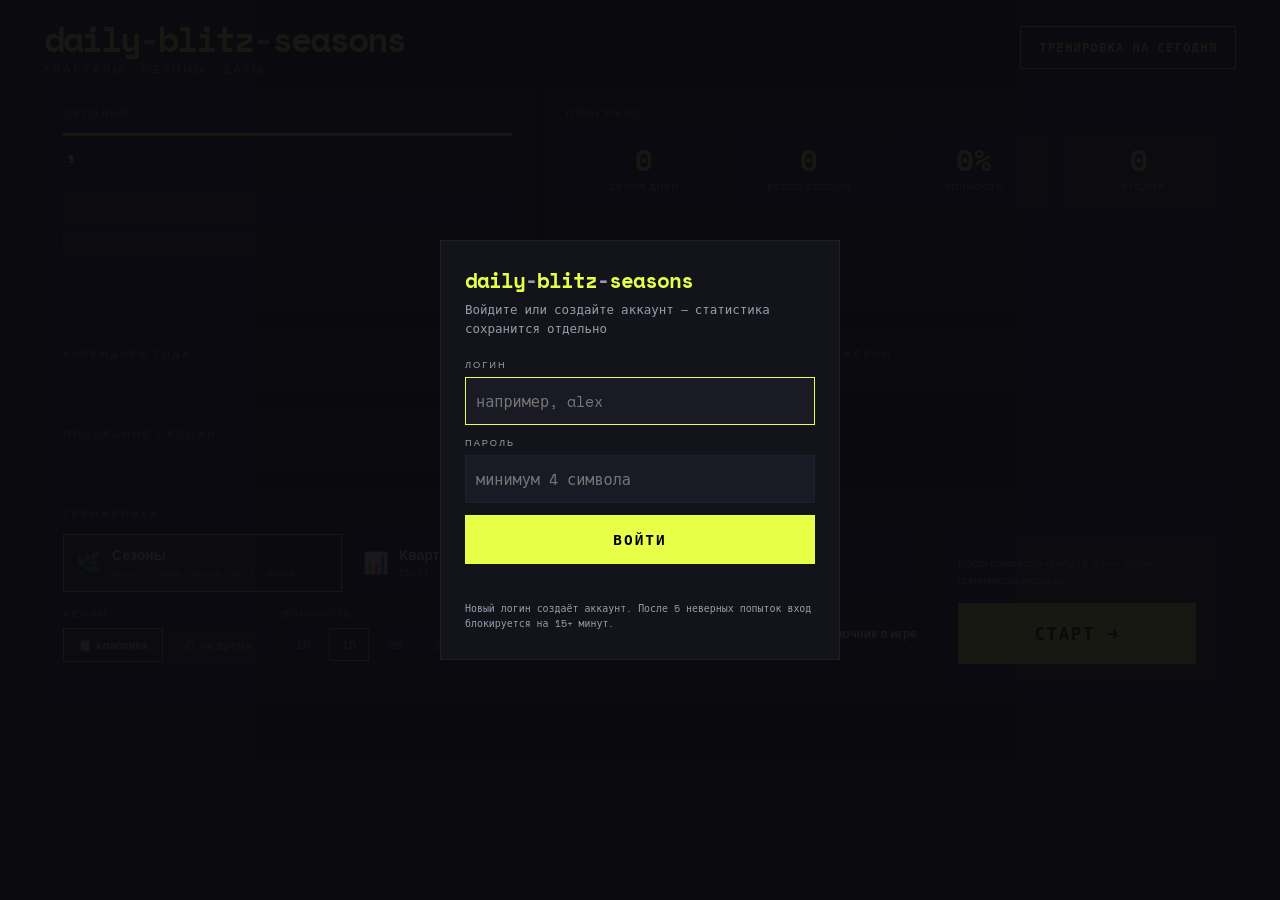
<file: index.html>
<!DOCTYPE html>
<html lang="ru">
<head>
<meta charset="UTF-8">
<meta name="viewport" content="width=device-width, initial-scale=1.0">
<meta name="description" content="daily-blitz-seasons — тренажёр кварталов и сезонов с дашбордом прогресса.">
<title>daily-blitz-seasons — кварталы и сезоны</title>
<script>
(function () {
  var path = location.pathname;
  var base = path.endsWith('/')
    ? path
    : (/\.[a-z0-9]+$/i.test(path.split('/').pop())
      ? path.slice(0, path.lastIndexOf('/') + 1)
      : path + '/');
  var el = document.createElement('base');
  el.href = base;
  document.head.appendChild(el);
  window.APP_BASE_PATH = base;
})();
</script>
<link rel="icon" href="data:image/svg+xml,<svg xmlns='http://www.w3.org/2000/svg' viewBox='0 0 100 100'><text y='.9em' font-size='90'>📅</text></svg>">
<link rel="stylesheet" href="css/styles.css?v=20260614">
</head>
<body>

<div class="flash" id="flash"></div>

<div class="auth-overlay" id="auth-overlay">
  <div class="auth-panel" role="dialog" aria-labelledby="auth-title" aria-modal="true">
    <h2 class="auth-title" id="auth-title">daily<span>-</span>blitz<span>-</span>seasons</h2>
    <p class="auth-sub">Войдите или создайте аккаунт — статистика сохранится отдельно</p>
    <form class="auth-form" id="auth-form">
      <label class="auth-field" for="auth-login">
        <span>логин</span>
        <input id="auth-login" name="login" type="text" autocomplete="username" maxlength="24" placeholder="например, alex" required>
      </label>
      <label class="auth-field" for="auth-password">
        <span>пароль</span>
        <input id="auth-password" name="password" type="password" autocomplete="current-password" minlength="4" maxlength="64" placeholder="минимум 4 символа" required>
      </label>
      <button class="auth-submit" type="submit">Войти</button>
    </form>
    <p class="auth-error" id="auth-error" aria-live="polite"></p>
    <p class="auth-hint">Новый логин создаёт аккаунт. После 5 неверных попыток вход блокируется на 15+ минут.</p>
  </div>
</div>

<div class="timesup-overlay" id="timesup-overlay">
  <div class="timesup-title">ВРЕМЯ!</div>
  <div class="timesup-stats" id="timesup-stats"></div>
</div>

<!-- ════════ DASHBOARD ════════ -->
<div class="screen active" id="screen-menu">
  <header class="app-header">
    <div class="brand">
      <h1 class="logo">daily<span>-</span>blitz<span>-</span>seasons</h1>
      <p class="tagline">кварталы · сезоны · даты</p>
    </div>
    <div class="header-actions">
      <div class="header-user hidden" id="header-user">
        <span class="user-label">игрок</span>
        <span class="user-name" id="user-name"></span>
        <button class="user-logout-btn" id="user-logout-btn" type="button">выйти</button>
      </div>
      <button class="header-cta" id="today-start-btn" type="button">Тренировка на сегодня</button>
    </div>
  </header>

  <main class="dashboard">
    <div class="dashboard-grid">

      <section class="dash-card dash-today" aria-labelledby="label-today">
        <div class="card-label" id="label-today">сегодня</div>
        <div class="today-block" id="today-block">
          <div class="today-date-head">
            <div class="today-weekday" id="today-weekday"></div>
            <div class="today-full-date" id="today-full-date"></div>
          </div>
          <div class="season-card" id="season-card">
            <div class="season-icon" id="season-icon"></div>
            <div class="season-info">
              <div class="season-name" id="season-name"></div>
              <div class="season-months" id="season-months"></div>
            </div>
          </div>
          <div class="today-meta-row">
            <div class="quarter-group" id="quarter-group">
              <div class="quarter-badge" id="quarter-badge"></div>
              <div class="quarter-detail" id="quarter-detail"></div>
            </div>
            <div class="daily-streak-badge" id="daily-streak-badge"></div>
          </div>
        </div>
      </section>

      <section class="dash-card dash-kpis" aria-labelledby="label-progress">
        <div class="card-label" id="label-progress">прогресс</div>
        <div class="kpi-grid">
          <div class="kpi">
            <div class="kpi-value" id="kpi-streak">0</div>
            <div class="kpi-label">серия дней</div>
          </div>
          <div class="kpi">
            <div class="kpi-value" id="kpi-sessions">0</div>
            <div class="kpi-label">всего сессий</div>
          </div>
          <div class="kpi">
            <div class="kpi-value" id="kpi-accuracy">0%</div>
            <div class="kpi-label">точность</div>
          </div>
          <div class="kpi">
            <div class="kpi-value" id="kpi-today">0</div>
            <div class="kpi-label">сегодня</div>
          </div>
        </div>
        <div class="weekly-activity" id="weekly-activity" aria-label="Активность за 7 дней"></div>
      </section>

      <section class="dash-card dash-calendar" aria-labelledby="label-calendar">
        <div class="card-label" id="label-calendar">календарь года</div>
        <div class="year-calendar" id="year-calendar" aria-label="Календарь года по сезонам и кварталам"></div>
      </section>

      <section class="dash-card dash-breakdown" aria-labelledby="label-breakdown">
        <div class="card-label" id="label-breakdown">по тренажёрам</div>
        <div class="trainer-breakdown" id="trainer-breakdown"></div>
      </section>

      <section class="dash-card dash-recent" aria-labelledby="label-recent">
        <div class="card-label" id="label-recent">последние сессии</div>
        <div class="recent-sessions" id="recent-sessions"></div>
      </section>

      <section class="dash-card dash-training" aria-labelledby="label-training">
        <div class="card-label" id="label-training">тренировка</div>
        <div class="training-layout">
          <div class="training-main">
            <div class="trainer-grid">
              <button class="trainer-btn selected" data-trainer="seasons" type="button">
                <span class="trainer-icon">🌿</span>
                <span class="trainer-name">Сезоны</span>
                <span class="trainer-sub">месяц → зима, весна, лето, осень</span>
              </button>
              <button class="trainer-btn" data-trainer="quarters" type="button">
                <span class="trainer-icon">📊</span>
                <span class="trainer-name">Кварталы</span>
                <span class="trainer-sub">Q1–Q4, отчёты и анонсы</span>
              </button>
              <button class="trainer-btn" data-trainer="mixed" type="button">
                <span class="trainer-icon">⚡</span>
                <span class="trainer-name">Смешанный</span>
                <span class="trainer-sub">сезоны и кварталы вместе</span>
              </button>
            </div>

            <div class="settings-grid">
              <div class="settings-block">
                <div class="settings-label">режим</div>
                <div class="game-mode-grid">
                  <button class="gm-btn selected" data-gm="classic" type="button">
                    <span class="gm-icon">📋</span>классика
                  </button>
                  <button class="gm-btn" data-gm="timed" type="button">
                    <span class="gm-icon">⏱</span>на время
                  </button>
                </div>
              </div>
              <div class="settings-block">
                <div class="settings-label" id="sub-label">вопросов</div>
                <div class="mode-options" id="opts-classic">
                  <div class="sub-grid">
                    <button class="sub-btn" data-val="10" type="button">10</button>
                    <button class="sub-btn selected" data-val="15" type="button">15</button>
                    <button class="sub-btn" data-val="20" type="button">20</button>
                    <button class="sub-btn" data-val="30" type="button">30</button>
                  </div>
                </div>
                <div class="mode-options" id="opts-timed" style="display:none">
                  <div class="sub-grid">
                    <button class="sub-btn" data-val="45" type="button">45с</button>
                    <button class="sub-btn selected" data-val="60" type="button">1м</button>
                    <button class="sub-btn" data-val="90" type="button">90с</button>
                    <button class="sub-btn" data-val="120" type="button">2м</button>
                  </div>
                </div>
              </div>
              <div class="settings-block settings-toggle">
                <label class="toggle-row" for="guide-toggle">
                  <input id="guide-toggle" type="checkbox" checked>
                  справочник в игре
                </label>
              </div>
            </div>
          </div>

          <div class="cta-panel">
            <p class="cta-hint">Когда слышишь «релиз в Q3» — сразу понимаешь месяцы.</p>
            <button class="start-btn" id="start-btn" type="button">СТАРТ →</button>
          </div>
        </div>
      </section>

    </div>
  </main>
</div>

<!-- ════════ GAME ════════ -->
<div class="screen" id="screen-game">
  <div class="game-shell">
    <main class="game-main">
      <div class="game-header">
        <div class="trainer-label" id="trainer-label">сезоны</div>
        <div class="game-header-right">
          <div class="hud-stats">
            серия <span id="streak-count">0</span>
            · ✓<span id="score-correct">0</span>
            · ✗<span id="score-wrong">0</span>
          </div>
          <button class="quit-btn" id="quit-btn" type="button">✕ выход</button>
        </div>
      </div>

      <div class="timer-row" id="timer-row" style="display:none">
        <div class="timer-display" id="timer-display">60</div>
        <div class="timer-bar-wrap">
          <div class="timer-bar-fill" id="timer-bar-fill" style="width:100%"></div>
        </div>
        <div class="qcount-display" id="qcount-display"></div>
      </div>

      <div class="progress-bar" id="progress-bar">
        <div class="progress-fill" id="progress-fill" style="width:0%"></div>
      </div>

      <div class="question-box" id="question-box">
        <div class="question-context" id="question-context"></div>
        <div class="question-text" id="question-text">?</div>
        <div class="question-answer" id="question-answer"></div>
      </div>

      <div class="choices-grid" id="choices-grid">
        <button class="choice-btn" id="c0" data-choice-idx="0" type="button"></button>
        <button class="choice-btn" id="c1" data-choice-idx="1" type="button"></button>
        <button class="choice-btn" id="c2" data-choice-idx="2" type="button"></button>
        <button class="choice-btn" id="c3" data-choice-idx="3" type="button"></button>
      </div>
    </main>

    <aside class="reference-panel" id="reference-panel" aria-live="polite"></aside>
  </div>
</div>

<!-- ════════ SCORE ════════ -->
<div class="screen" id="screen-score">
  <div class="score-panel">
    <div class="score-title" id="score-mode-label">итого</div>
    <div class="score-number" id="final-score">0</div>
    <div class="score-sub" id="final-sub"></div>
    <div class="score-time-display" id="final-time" style="display:none"></div>
    <div class="score-date-display" id="final-date"></div>
    <div class="score-sub" id="final-streak"></div>
    <div class="score-sub" id="final-daily-streak"></div>
    <div class="score-actions">
      <button class="score-btn" id="menu-btn" type="button">дашборд</button>
      <button class="score-btn primary" id="restart-btn" type="button">ещё раз</button>
    </div>
  </div>
</div>

<script src="js/vendor/sql-wasm.js"></script>
<script src="js/db.js?v=20260614"></script>
<script src="js/auth.js?v=20260614"></script>
<script src="js/app.js?v=20260614"></script>
</body>
</html>
</file>
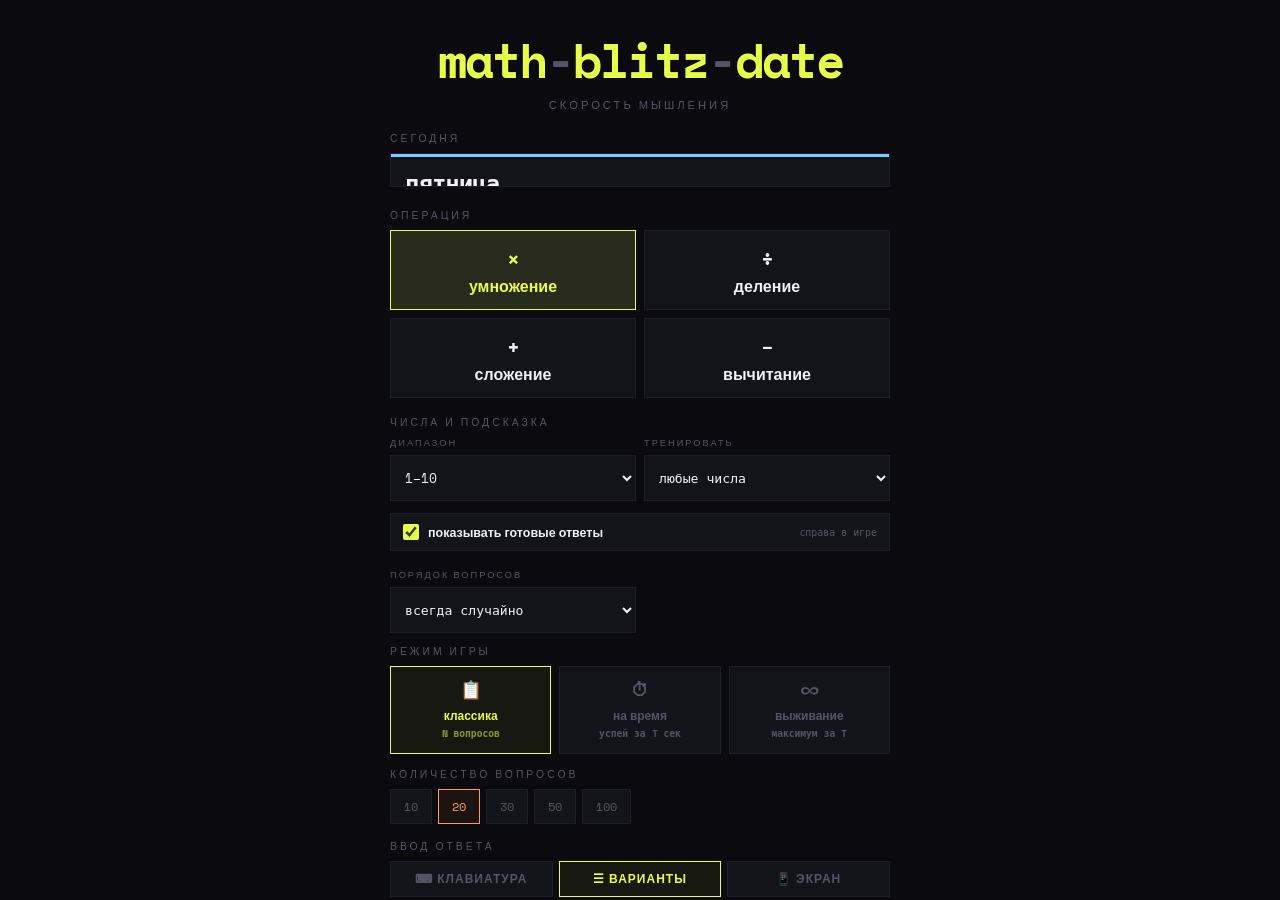
<file: math-blitz-date/index.html>
<!DOCTYPE html>
<html lang="ru">
<head>
<meta charset="UTF-8">
<meta name="viewport" content="width=device-width, initial-scale=1.0">
<meta name="description" content="math-blitz-date — тренажёр устного счёта с ежедневной практикой, серией дней и сезонными карточками.">
<title>math-blitz-date — тренажёр устного счёта</title>
<link rel="icon" href="data:image/svg+xml,<svg xmlns='http://www.w3.org/2000/svg' viewBox='0 0 100 100'><text y='.9em' font-size='90'>⚡</text></svg>">
<link rel="stylesheet" href="styles.css">
</head>
<body>

<div class="flash" id="flash"></div>

<div class="timesup-overlay" id="timesup-overlay">
  <div class="timesup-title">ВРЕМЯ!</div>
  <div class="timesup-stats" id="timesup-stats"></div>
</div>

<!-- ════════ MENU ════════ -->
<div class="screen active" id="screen-menu">
  <h1 class="logo">math<span>-</span>blitz<span>-</span>date</h1>
  <div class="tagline">скорость мышления</div>

  <div class="section-label">сегодня</div>
  <div class="today-block" id="today-block">
    <div class="today-weekday" id="today-weekday"></div>
    <div class="today-full-date" id="today-full-date"></div>
    <div class="season-card" id="season-card">
      <div class="season-icon" id="season-icon"></div>
      <div class="season-info">
        <div class="season-name" id="season-name"></div>
        <div class="season-months" id="season-months"></div>
      </div>
    </div>
    <div class="today-meta-row">
      <div class="quarter-badge" id="quarter-badge"></div>
      <div class="daily-streak-badge" id="daily-streak-badge"></div>
    </div>
    <div class="today-stats" id="today-stats"></div>
    <button class="today-start-btn" id="today-start-btn" type="button">Начать тренировку на сегодня</button>
  </div>

  <div class="section-label">операция</div>
  <div class="menu-grid">
    <button class="op-btn selected" data-op="×" type="button"><span class="op-symbol">×</span>умножение</button>
    <button class="op-btn" data-op="÷" type="button"><span class="op-symbol">÷</span>деление</button>
    <button class="op-btn" data-op="+" type="button"><span class="op-symbol">+</span>сложение</button>
    <button class="op-btn" data-op="−" type="button"><span class="op-symbol">−</span>вычитание</button>
  </div>

  <div class="section-label">числа и подсказка</div>
  <div class="settings-row">
    <label class="select-field">
      <span>диапазон</span>
      <select id="range-select">
        <option value="10" selected>1–10</option>
        <option value="12">1–12</option>
        <option value="20">1–20</option>
        <option value="25">1–25</option>
        <option value="50">1–50</option>
        <option value="100">1–100</option>
      </select>
    </label>
    <label class="select-field">
      <span>тренировать</span>
      <select id="focus-select"></select>
    </label>
  </div>
  <div class="toggle-stack">
    <div class="toggle-row">
      <label for="guide-toggle">
        <input id="guide-toggle" type="checkbox" checked>
        показывать готовые ответы
      </label>
      <div class="toggle-hint">справа в игре</div>
    </div>
  </div>

  <div class="settings-row">
    <label class="select-field">
      <span>порядок вопросов</span>
      <select id="sequence-mode-select">
        <option value="random" selected>всегда случайно</option>
        <option value="ordered-first">сначала по порядку, потом случайно</option>
        <option value="ordered">всегда по порядку</option>
      </select>
    </label>
  </div>

  <div class="section-label">режим игры</div>
  <div class="game-mode-grid">
    <button class="gm-btn selected" data-gm="classic" type="button">
      <span class="gm-icon">📋</span>классика<span class="gm-sub">N вопросов</span>
    </button>
    <button class="gm-btn" data-gm="timed" type="button">
      <span class="gm-icon">⏱</span>на время<span class="gm-sub">успей за T сек</span>
    </button>
    <button class="gm-btn" data-gm="survival" type="button">
      <span class="gm-icon">∞</span>выживание<span class="gm-sub">максимум за T</span>
    </button>
  </div>

  <div class="mode-options" id="opts-classic">
    <div class="section-label">количество вопросов</div>
    <div class="sub-grid">
      <button class="sub-btn" data-val="10" type="button">10</button>
      <button class="sub-btn selected" data-val="20" type="button">20</button>
      <button class="sub-btn" data-val="30" type="button">30</button>
      <button class="sub-btn" data-val="50" type="button">50</button>
      <button class="sub-btn" data-val="100" type="button">100</button>
    </div>
  </div>

  <div class="mode-options" id="opts-timed" style="display:none">
    <div class="section-label">время на сессию</div>
    <div class="sub-grid">
      <button class="sub-btn" data-val="30" type="button">30 сек</button>
      <button class="sub-btn selected" data-val="60" type="button">1 мин</button>
      <button class="sub-btn" data-val="120" type="button">2 мин</button>
      <button class="sub-btn" data-val="180" type="button">3 мин</button>
      <button class="sub-btn" data-val="300" type="button">5 мин</button>
    </div>
  </div>

  <div class="mode-options" id="opts-survival" style="display:none">
    <div class="section-label">лимит времени</div>
    <div class="sub-grid">
      <button class="sub-btn" data-val="60" type="button">1 мин</button>
      <button class="sub-btn selected" data-val="120" type="button">2 мин</button>
      <button class="sub-btn" data-val="180" type="button">3 мин</button>
      <button class="sub-btn" data-val="300" type="button">5 мин</button>
    </div>
  </div>

  <div class="section-label">ввод ответа</div>
  <div class="input-mode-row">
    <button class="mode-btn" data-mode="keyboard" type="button">⌨ клавиатура</button>
    <button class="mode-btn selected" data-mode="choices" type="button">☰ варианты</button>
    <button class="mode-btn" data-mode="screen" type="button">📱 экран</button>
  </div>

  <button class="start-btn" id="start-btn" type="button">СТАРТ →</button>
</div>

<!-- ════════ GAME ════════ -->
<div class="screen" id="screen-game">
  <div class="game-shell">
    <main class="game-main">
      <div class="game-header">
        <div class="streak">серия: <span id="streak-count">0</span></div>
        <div style="display:flex;gap:12px;align-items:center;">
          <div style="font-family:var(--mono);font-size:0.7rem;color:var(--muted);">
            ✓<span id="score-correct" style="color:var(--accent3);margin-left:3px">0</span>
            &nbsp;✗<span id="score-wrong" style="color:var(--accent2);margin-left:3px">0</span>
          </div>
          <button class="quit-btn" id="quit-btn" type="button">✕ выход</button>
        </div>
      </div>

      <div class="timer-row" id="timer-row" style="display:none">
        <div class="timer-display" id="timer-display">60</div>
        <div class="timer-bar-wrap">
          <div class="timer-bar-fill" id="timer-bar-fill" style="width:100%"></div>
        </div>
        <div class="qcount-display" id="qcount-display"></div>
      </div>

      <div class="progress-bar" id="progress-bar">
        <div class="progress-fill" id="progress-fill" style="width:0%"></div>
      </div>

      <div class="question-box" id="question-box">
        <div class="question-text" id="question-text">?</div>
        <div class="question-answer" id="question-answer"></div>
        <div class="typed-input-display" id="typed-display" style="display:none">
          <span id="typed-value"></span><span class="typed-cursor"></span>
        </div>
      </div>

      <div class="keyboard-hint" id="keyboard-hint" style="display:none">цифры · Enter → ответ · Backspace → стереть</div>

      <div class="choices-grid" id="choices-grid" style="display:none">
        <button class="choice-btn" id="c0" data-choice-idx="0" type="button"></button>
        <button class="choice-btn" id="c1" data-choice-idx="1" type="button"></button>
        <button class="choice-btn" id="c2" data-choice-idx="2" type="button"></button>
        <button class="choice-btn" id="c3" data-choice-idx="3" type="button"></button>
      </div>

      <div class="screen-keyboard" id="screen-keyboard" style="display:none">
        <div class="sk-row">
          <button class="sk-btn" data-sk-key="7" type="button">7</button>
          <button class="sk-btn" data-sk-key="8" type="button">8</button>
          <button class="sk-btn" data-sk-key="9" type="button">9</button>
        </div>
        <div class="sk-row">
          <button class="sk-btn" data-sk-key="4" type="button">4</button>
          <button class="sk-btn" data-sk-key="5" type="button">5</button>
          <button class="sk-btn" data-sk-key="6" type="button">6</button>
        </div>
        <div class="sk-row">
          <button class="sk-btn" data-sk-key="1" type="button">1</button>
          <button class="sk-btn" data-sk-key="2" type="button">2</button>
          <button class="sk-btn" data-sk-key="3" type="button">3</button>
        </div>
        <div class="sk-row">
          <button class="sk-btn" data-sk-key="back" type="button">⌫</button>
          <button class="sk-btn" data-sk-key="0" type="button">0</button>
          <button class="sk-btn sk-enter" data-sk-key="enter" type="button">OK</button>
        </div>
      </div>
    </main>

    <aside class="practice-guide" id="practice-guide" aria-live="polite"></aside>
  </div>
</div>

<!-- ════════ SCORE ════════ -->
<div class="screen" id="screen-score">
  <div class="score-title" id="score-mode-label">итого</div>
  <div class="score-number" id="final-score">0</div>
  <div class="score-sub" id="final-sub"></div>
  <div class="score-time-display" id="final-time" style="display:none"></div>
  <div class="score-date-display" id="final-date"></div>
  <div class="score-sub" id="final-streak"></div>
  <div class="score-sub" id="final-daily-streak"></div>
  <div class="score-actions">
    <button class="score-btn" id="menu-btn" type="button">меню</button>
    <button class="score-btn primary" id="restart-btn" type="button">ещё раз</button>
  </div>
</div>

<script src="app.js"></script>
</body>
</html>
</file>
<file: css/styles.css>
@import url('https://fonts.googleapis.com/css2?family=Space+Mono:wght@400;700&family=Syne:wght@400;700;800&display=swap');

*, *::before, *::after { box-sizing: border-box; margin: 0; padding: 0; }

:root {
  --bg: #0a0a0f;
  --surface: #13131a;
  --surface2: #1a1a24;
  --border: #1e1e2e;
  --accent: #e8ff47;
  --accent2: #ff4757;
  --accent3: #2ed573;
  --accent4: #ff9f43;
  --text: #f0f0f5;
  --muted: #9a9aad;
  --mono: 'Space Mono', monospace;
  --sans: 'Syne', sans-serif;
  --season-accent: var(--accent);
  --winter: #7ec8ff;
  --spring: #ff8ec7;
  --summer: #ffd166;
  --autumn: #ff9f43;
  --dash-max: 1240px;
}

html, body {
  min-height: 100%; background: var(--bg); color: var(--text);
  font-family: var(--sans); overflow-x: hidden; overflow-y: auto;
}

.screen { display: none; width: 100%; min-height: 100vh; }
.screen.active { display: block; width: 100%; }

/* ── HEADER ── */
.app-header {
  width: 100%; max-width: var(--dash-max); margin: 0 auto;
  padding: 20px 24px 12px;
  display: flex; align-items: center; justify-content: space-between;
  gap: 16px; flex-wrap: wrap;
}
.brand { min-width: 0; }
.logo {
  font-family: var(--mono); font-size: clamp(1.4rem, 3vw, 2.2rem); font-weight: 700;
  letter-spacing: -2px; color: var(--accent); line-height: 1.1;
}
.logo span { color: var(--muted); }
.tagline {
  font-size: 0.68rem; color: var(--muted); letter-spacing: 3px;
  text-transform: uppercase; margin-top: 4px;
}
.header-actions {
  display: flex; align-items: center; gap: 10px; flex-wrap: wrap; flex-shrink: 0;
}
.header-user {
  display: flex; align-items: center; gap: 8px; flex-wrap: wrap;
  padding: 8px 12px; background: var(--surface2); border: 1px solid var(--border);
}
.header-user.hidden { display: none; }
.user-label {
  font-size: 0.58rem; letter-spacing: 2px; text-transform: uppercase; color: var(--muted);
}
.user-name {
  font-family: var(--mono); font-size: 0.78rem; font-weight: 700; color: var(--accent);
  max-width: 160px; overflow: hidden; text-overflow: ellipsis; white-space: nowrap;
}
.user-logout-btn {
  background: none; border: 1px solid var(--border); color: var(--muted);
  font-family: var(--mono); font-size: 0.62rem; font-weight: 700; padding: 5px 8px;
  cursor: pointer; letter-spacing: 1px; text-transform: uppercase; transition: all 0.15s;
}
.user-logout-btn:hover { border-color: var(--accent2); color: var(--accent2); }
.header-cta {
  flex-shrink: 0; background: transparent; color: var(--accent);
  border: 1px solid var(--accent); font-family: var(--mono);
  font-size: 0.78rem; font-weight: 700; padding: 11px 18px; cursor: pointer;
  letter-spacing: 1px; text-transform: uppercase; transition: all 0.15s;
}
.header-cta:hover { background: rgba(232,255,71,0.1); }
.header-cta.done-today { border-color: var(--accent3); color: var(--accent3); }

/* ── AUTH ── */
.auth-overlay {
  display: none; position: fixed; inset: 0; z-index: 30;
  background: rgba(10,10,15,0.94); align-items: center; justify-content: center; padding: 24px;
}
.auth-overlay.show { display: flex; }
.auth-panel {
  width: 100%; max-width: 400px; background: var(--surface); border: 1px solid var(--border);
  padding: 28px 24px;
}
.auth-title {
  font-family: var(--mono); font-size: 1.3rem; font-weight: 700; letter-spacing: -1px;
  color: var(--accent); margin-bottom: 8px; line-height: 1.2;
}
.auth-title span { color: var(--muted); }
.auth-sub {
  font-family: var(--mono); font-size: 0.78rem; color: var(--muted); line-height: 1.5; margin-bottom: 20px;
}
.auth-form { display: grid; gap: 12px; }
.auth-field { display: flex; flex-direction: column; gap: 6px; }
.auth-field span {
  font-size: 0.58rem; letter-spacing: 2px; text-transform: uppercase; color: var(--muted);
}
.auth-field input {
  width: 100%; background: var(--surface2); border: 1px solid var(--border); color: var(--text);
  font-family: var(--mono); font-size: 0.95rem; padding: 12px 10px; outline: none;
}
.auth-field input:focus { border-color: var(--accent); }
.auth-submit {
  width: 100%; background: var(--accent); color: #000; border: none;
  font-family: var(--mono); font-size: 0.9rem; font-weight: 700; padding: 14px;
  cursor: pointer; letter-spacing: 2px; text-transform: uppercase; transition: all 0.15s;
}
.auth-submit:hover { background: #fff; }
.auth-submit:disabled { opacity: 0.55; cursor: not-allowed; }
.auth-submit:disabled:hover { background: var(--accent); }
.auth-error {
  min-height: 1.2em; margin-top: 10px; font-family: var(--mono); font-size: 0.72rem; color: var(--accent2);
}
.auth-hint {
  margin-top: 14px; font-family: var(--mono); font-size: 0.62rem; color: var(--muted); line-height: 1.5;
}

/* ── DASHBOARD ── */
.dashboard {
  width: 100%; max-width: var(--dash-max); margin: 0 auto;
  padding: 0 24px 48px;
}
.dashboard-grid {
  display: grid;
  grid-template-columns: repeat(12, 1fr);
  gap: 16px;
}
.dash-card {
  background: var(--surface); border: 1px solid var(--border);
  padding: 18px; position: relative; min-width: 0;
}
.card-label {
  font-size: 0.62rem; letter-spacing: 3px; text-transform: uppercase;
  color: var(--muted); margin-bottom: 14px;
}

.dash-today { grid-column: span 5; }
.dash-kpis { grid-column: span 7; }
.dash-calendar { grid-column: span 7; }
.dash-breakdown { grid-column: span 5; }
.dash-recent { grid-column: span 7; }
.dash-training { grid-column: span 12; }

/* ── TODAY ── */
.today-block { position: relative; overflow: hidden; }
.today-block::before {
  content: ''; position: absolute; top: 0; left: 0; right: 0; height: 3px;
  background: var(--season-accent);
}
.today-date-head {
  margin-bottom: 14px; padding-bottom: 12px; border-bottom: 1px solid var(--border); line-height: 1.35;
}
.today-weekday {
  display: inline; font-family: var(--mono);
  font-size: clamp(1.2rem, 2.5vw, 1.6rem); font-weight: 700;
  letter-spacing: -1px; color: var(--text); text-transform: lowercase;
}
.today-weekday::after { content: ', '; }
.today-full-date {
  display: inline; font-family: var(--mono);
  font-size: clamp(0.9rem, 2vw, 1.1rem); font-weight: 700; color: var(--muted);
}
.season-card {
  display: flex; align-items: center; gap: 12px;
  padding: 12px; background: var(--surface2); border: 1px solid var(--border); margin-bottom: 10px;
}
.season-icon { font-size: 1.5rem; flex-shrink: 0; }
.season-name { font-family: var(--mono); font-size: 0.9rem; font-weight: 700; color: var(--season-accent); }
.season-months { font-size: 0.62rem; color: var(--muted); margin-top: 2px; }
.today-meta-row { display: flex; gap: 8px; flex-wrap: wrap; align-items: stretch; }
.quarter-group {
  flex: 1 1 140px; padding: 8px 10px;
  border: 1px solid rgba(255,159,67,0.35); background: rgba(255,159,67,0.05);
}
.quarter-badge { font-family: var(--mono); font-size: 0.72rem; font-weight: 700; color: var(--accent4); }
.quarter-detail { font-family: var(--mono); font-size: 0.64rem; color: var(--muted); margin-top: 2px; }
.daily-streak-badge {
  font-family: var(--mono); font-size: 0.68rem; padding: 8px 10px;
  border: 1px solid var(--border); color: var(--muted);
  display: flex; align-items: center; white-space: nowrap;
}
.daily-streak-badge span { color: var(--accent); }

/* ── KPIs ── */
.kpi-grid {
  display: grid; grid-template-columns: repeat(4, 1fr); gap: 10px; margin-bottom: 16px;
}
.kpi {
  background: var(--surface2); border: 1px solid var(--border);
  padding: 12px 10px; text-align: center;
}
.kpi-value {
  font-family: var(--mono); font-size: clamp(1.3rem, 2.5vw, 1.8rem);
  font-weight: 700; color: var(--accent); line-height: 1;
}
.kpi-label { font-size: 0.58rem; color: var(--muted); margin-top: 6px; letter-spacing: 1px; text-transform: uppercase; }

.weekly-activity { display: flex; gap: 6px; align-items: flex-end; height: 72px; }
.week-bar-wrap { flex: 1; display: flex; flex-direction: column; align-items: center; gap: 4px; min-width: 0; }
.week-bar {
  width: 100%; max-width: 36px; background: var(--border);
  border: 1px solid var(--border); transition: height 0.2s;
}
.week-bar.has-data { background: rgba(232,255,71,0.25); border-color: rgba(232,255,71,0.4); }
.week-bar.is-today { background: var(--accent); border-color: var(--accent); }
.week-bar-label { font-family: var(--mono); font-size: 0.52rem; color: var(--muted); }
.week-bar-count { font-family: var(--mono); font-size: 0.52rem; color: var(--muted); }

/* ── CALENDAR ── */
.year-calendar {
  display: grid; grid-template-columns: repeat(12, 1fr); gap: 6px;
}
.month-cell {
  background: var(--surface2); border: 1px solid var(--border);
  padding: 8px 4px 6px; text-align: center;
}
.month-cell.is-today { border-color: var(--accent); box-shadow: inset 0 0 0 1px rgba(232,255,71,0.2); }
.month-short { display: block; font-family: var(--mono); font-size: 0.68rem; font-weight: 700; }
.month-q { display: block; font-family: var(--mono); font-size: 0.5rem; color: var(--muted); margin-top: 2px; }
.month-cell.season-winter .month-short { color: var(--winter); }
.month-cell.season-spring .month-short { color: var(--spring); }
.month-cell.season-summer .month-short { color: var(--summer); }
.month-cell.season-autumn .month-short { color: var(--autumn); }
.month-cell.is-today .month-short { color: var(--accent); }

/* ── BREAKDOWN & RECENT ── */
.trainer-breakdown { display: grid; gap: 8px; }
.breakdown-row {
  display: flex; align-items: center; justify-content: space-between; gap: 10px;
  padding: 10px 12px; background: var(--surface2); border: 1px solid var(--border);
}
.breakdown-name { font-family: var(--mono); font-size: 0.78rem; font-weight: 700; }
.breakdown-meta { font-family: var(--mono); font-size: 0.65rem; color: var(--muted); }
.breakdown-bar-wrap { flex: 1; height: 4px; background: var(--border); max-width: 120px; }
.breakdown-bar-fill { height: 100%; background: var(--accent3); }

.recent-sessions { display: grid; gap: 6px; }
.recent-row {
  display: grid; grid-template-columns: 1fr auto auto; gap: 12px; align-items: center;
  padding: 9px 12px; background: var(--surface2); border: 1px solid var(--border);
  font-family: var(--mono); font-size: 0.68rem;
}
.recent-date { color: var(--muted); }
.recent-trainer { color: var(--accent); text-transform: uppercase; letter-spacing: 1px; }
.recent-score { color: var(--accent3); }
.recent-empty { font-family: var(--mono); font-size: 0.72rem; color: var(--muted); padding: 12px 0; }

/* ── TRAINING PANEL ── */
.training-layout {
  display: grid; grid-template-columns: 1fr 280px; gap: 20px; align-items: start;
}
.trainer-grid { display: grid; grid-template-columns: repeat(3, 1fr); gap: 8px; margin-bottom: 16px; }
.trainer-btn {
  background: var(--surface2); border: 1px solid var(--border); color: var(--text);
  padding: 12px; cursor: pointer; transition: all 0.15s; text-align: left;
  display: grid; grid-template-columns: auto 1fr; grid-template-rows: auto auto;
  column-gap: 10px; row-gap: 2px; align-items: center;
}
.trainer-btn:hover { border-color: var(--muted); }
.trainer-btn.selected { border-color: var(--accent); background: rgba(232,255,71,0.06); }
.trainer-icon { grid-row: 1 / 3; font-size: 1.3rem; }
.trainer-name { font-family: var(--sans); font-weight: 700; font-size: 0.88rem; }
.trainer-sub { font-family: var(--mono); font-size: 0.58rem; color: var(--muted); grid-column: 2; }
.trainer-btn.selected .trainer-sub { color: rgba(232,255,71,0.55); }

.settings-grid {
  display: grid; grid-template-columns: auto 1fr auto; gap: 16px; align-items: start;
}
.settings-label { font-size: 0.58rem; letter-spacing: 2px; text-transform: uppercase; color: var(--muted); margin-bottom: 8px; }
.game-mode-grid { display: flex; gap: 6px; }
.gm-btn {
  background: var(--surface2); border: 1px solid var(--border); color: var(--muted);
  font-family: var(--sans); font-size: 0.72rem; font-weight: 700; padding: 9px 14px;
  cursor: pointer; transition: all 0.15s;
}
.gm-btn:hover { color: var(--text); }
.gm-btn.selected { border-color: var(--accent); color: var(--accent); background: rgba(232,255,71,0.06); }
.gm-icon { margin-right: 4px; }
.sub-grid { display: flex; gap: 6px; flex-wrap: wrap; }
.sub-btn {
  background: var(--surface2); border: 1px solid var(--border); color: var(--muted);
  font-family: var(--mono); font-size: 0.75rem; padding: 7px 12px; cursor: pointer; transition: all 0.15s;
}
.sub-btn:hover { color: var(--text); }
.sub-btn.selected { border-color: var(--accent4); color: var(--accent4); background: rgba(255,159,67,0.07); }
.toggle-row {
  display: flex; align-items: center; gap: 8px; cursor: pointer;
  font-size: 0.75rem; font-weight: 700; padding-top: 18px;
}
.toggle-row input { width: 16px; height: 16px; accent-color: var(--accent); }

.cta-panel {
  display: flex; flex-direction: column; justify-content: flex-start; gap: 14px;
  padding: 20px; background: var(--surface2); border: 1px solid var(--border);
  align-self: start; width: 100%;
}
.cta-hint { font-size: 0.72rem; color: var(--muted); line-height: 1.5; }
.start-btn {
  width: 100%; background: var(--accent); color: #000; border: none;
  font-family: var(--mono); font-size: 1.05rem; font-weight: 700;
  padding: 18px 24px; cursor: pointer; letter-spacing: 2px;
  transition: all 0.15s; text-transform: uppercase;
}
.start-btn:hover { background: #fff; }
.start-btn:active { transform: scale(0.98); }

/* ── GAME ── */
#screen-game { padding: 16px 24px 24px; }
.game-shell {
  width: 100%; max-width: var(--dash-max); margin: 0 auto;
  display: grid; grid-template-columns: minmax(0, 1fr) minmax(240px, 300px); gap: 16px;
}
.game-header {
  display: flex; justify-content: space-between; align-items: center;
  margin-bottom: 10px; gap: 10px; flex-wrap: wrap;
  position: sticky; top: 0; z-index: 6;
  background: var(--bg); padding: 10px 0 12px;
  border-bottom: 1px solid var(--border);
}
.trainer-label { font-family: var(--mono); font-size: 0.72rem; color: var(--accent); letter-spacing: 2px; text-transform: uppercase; }
.game-header-right { display: flex; gap: 10px; align-items: center; }
.hud-stats { font-family: var(--mono); font-size: 0.68rem; color: var(--muted); }
.hud-stats span { color: var(--accent); }
.quit-btn {
  background: none; border: 1px solid var(--border); color: var(--muted);
  font-family: var(--mono); font-size: 0.7rem; padding: 8px 14px; cursor: pointer;
  flex-shrink: 0; touch-action: manipulation; -webkit-tap-highlight-color: transparent;
}
.quit-btn:hover { border-color: var(--accent2); color: var(--accent2); }

.timer-row { display: flex; align-items: center; gap: 12px; margin-bottom: 8px; }
.timer-display { font-family: var(--mono); font-size: 1.5rem; font-weight: 700; min-width: 54px; color: var(--accent); }
.timer-display.warn { color: var(--accent4); }
.timer-display.critical { color: var(--accent2); animation: pulse-t 0.5s ease infinite alternate; }
@keyframes pulse-t { from { opacity: 1; } to { opacity: 0.35; } }
.timer-bar-wrap { flex: 1; height: 6px; background: var(--border); overflow: hidden; }
.timer-bar-fill { height: 100%; background: var(--accent); transition: width 0.22s linear, background 0.3s; }
.timer-bar-fill.warn { background: var(--accent4); }
.timer-bar-fill.critical { background: var(--accent2); }
.qcount-display { font-family: var(--mono); font-size: 0.72rem; color: var(--muted); }
.progress-bar { width: 100%; height: 3px; background: var(--border); margin-bottom: 10px; }
.progress-fill { height: 100%; background: var(--accent); transition: width 0.3s ease; }

.question-box {
  background: var(--surface); border: 1px solid var(--border);
  padding: 22px 18px; text-align: center; margin-bottom: 12px; transition: border-color 0.2s;
}
.question-box.correct { border-color: var(--accent3); }
.question-box.wrong { border-color: var(--accent2); }
.question-context {
  font-family: var(--mono); font-size: 0.78rem; color: var(--accent4);
  margin-bottom: 10px; padding: 8px 10px;
  border: 1px solid rgba(255,159,67,0.25); background: rgba(255,159,67,0.05);
}
.question-text {
  font-family: var(--mono); font-size: clamp(1.2rem, 3vw, 2rem); font-weight: 700; letter-spacing: -1px;
}
.question-answer { font-family: var(--mono); font-size: 1rem; color: var(--muted); margin-top: 10px; min-height: 1.5rem; }
.question-answer.show-wrong { color: var(--accent2); }
.question-answer.show-correct { color: var(--accent3); }

.choices-grid { display: grid; grid-template-columns: 1fr 1fr; gap: 8px; }
.choices-grid.choices-wide { grid-template-columns: 1fr; }
.choice-btn {
  background: var(--surface); border: 1px solid var(--border); color: var(--text);
  font-family: var(--mono); font-size: clamp(0.82rem, 2vw, 1rem); font-weight: 700;
  padding: 15px 12px; cursor: pointer; transition: all 0.12s; line-height: 1.3; min-height: 52px;
}
.choice-btn:hover:not(:disabled) { border-color: var(--accent); color: var(--accent); }
.choice-btn:disabled { cursor: default; }
.choice-btn.correct-choice { border-color: var(--accent3) !important; color: var(--accent3) !important; background: rgba(46,213,115,0.08); }
.choice-btn.wrong-choice { border-color: var(--accent2) !important; color: var(--accent2) !important; background: rgba(255,71,87,0.08); }

.reference-panel {
  max-height: calc(100vh - 40px); overflow: auto;
  background: var(--surface); border: 1px solid var(--border); padding: 14px;
}
.reference-panel.hidden { display: none; }
.ref-head { margin-bottom: 12px; }
.ref-title { font-family: var(--mono); font-size: 0.9rem; color: var(--accent); font-weight: 700; }
.ref-meta { font-family: var(--mono); font-size: 0.62rem; color: var(--muted); margin-top: 3px; }
.ref-section { margin-bottom: 14px; }
.ref-section-label { font-size: 0.58rem; letter-spacing: 2px; text-transform: uppercase; color: var(--muted); margin-bottom: 8px; }
.ref-season-row, .ref-quarter-row {
  border: 1px solid var(--border); padding: 8px 9px; margin-bottom: 6px; background: rgba(255,255,255,0.015);
}
.ref-season-row.highlight-row, .ref-quarter-row.highlight-row {
  border-color: var(--accent); background: rgba(232,255,71,0.08); box-shadow: inset 3px 0 0 var(--accent);
}
.ref-row-head { font-family: var(--mono); font-size: 0.72rem; font-weight: 700; margin-bottom: 6px; }
.ref-months { display: flex; gap: 4px; flex-wrap: wrap; }
.ref-month { font-family: var(--mono); font-size: 0.62rem; padding: 3px 6px; border: 1px solid var(--border); color: var(--muted); }
.ref-month.group-highlight { border-color: rgba(232,255,71,0.35); color: var(--text); }
.ref-month.highlight { border-color: var(--accent); color: var(--accent); background: rgba(232,255,71,0.12); }

/* ── SCORE & OVERLAYS ── */
.timesup-overlay {
  display: none; position: fixed; inset: 0; background: rgba(10,10,15,0.93);
  z-index: 20; align-items: center; justify-content: center; flex-direction: column; gap: 14px;
}
.timesup-overlay.show { display: flex; }
.timesup-title { font-family: var(--mono); font-size: clamp(2rem, 8vw, 4rem); color: var(--accent2); font-weight: 700; }
.timesup-stats { font-family: var(--mono); font-size: 0.9rem; color: var(--muted); }
.flash { position: fixed; inset: 0; pointer-events: none; opacity: 0; transition: opacity 0.08s; z-index: 10; }
.flash.correct-flash { background: rgba(46,213,115,0.15); }
.flash.wrong-flash { background: rgba(255,71,87,0.15); }
.flash.visible { opacity: 1; }

#screen-score {
  display: none; min-height: 100vh; align-items: center; justify-content: center; padding: 40px 24px;
}
#screen-score.active { display: flex; }
.score-panel { text-align: center; max-width: 480px; }
.score-title { font-family: var(--mono); font-size: 1rem; color: var(--muted); letter-spacing: 3px; text-transform: uppercase; }
.score-number { font-family: var(--mono); font-size: clamp(3.5rem, 12vw, 7rem); font-weight: 700; color: var(--accent); line-height: 1; }
.score-sub { font-size: 0.8rem; color: var(--muted); margin-top: 8px; }
.score-time-display { font-family: var(--mono); font-size: 0.95rem; color: var(--accent4); margin-top: 6px; }
.score-date-display { font-family: var(--mono); font-size: 0.82rem; color: var(--season-accent); margin-top: 6px; }
.score-actions { display: flex; gap: 10px; margin-top: 20px; }
.score-btn {
  flex: 1; padding: 14px; border: 1px solid var(--border); background: var(--surface);
  color: var(--text); font-family: var(--mono); font-size: 0.8rem; font-weight: 700; cursor: pointer;
}
.score-btn:hover { border-color: var(--accent); color: var(--accent); }
.score-btn.primary { background: var(--accent); color: #000; border-color: var(--accent); }

@keyframes pop { 0%{transform:scale(1)} 50%{transform:scale(1.03)} 100%{transform:scale(1)} }
@keyframes shake { 0%,100%{transform:translateX(0)} 20%,60%{transform:translateX(-8px)} 40%,80%{transform:translateX(8px)} }
.anim-pop { animation: pop 0.2s ease; }
.anim-shake { animation: shake 0.35s ease; }

/* ── RESPONSIVE ── */
@media (max-width: 1024px) {
  .dash-today, .dash-kpis, .dash-calendar, .dash-breakdown, .dash-recent, .dash-training {
    grid-column: span 12;
  }
  .year-calendar { grid-template-columns: repeat(6, 1fr); }
  .training-layout { grid-template-columns: 1fr; }
  .kpi-grid { grid-template-columns: repeat(2, 1fr); }
}

@media (max-width: 640px) {
  .app-header, .dashboard { padding-left: 16px; padding-right: 16px; }
  #screen-game { padding: 0 16px 24px; }
  .trainer-grid { grid-template-columns: 1fr; }
  .settings-grid { grid-template-columns: 1fr; }
  .year-calendar { grid-template-columns: repeat(4, 1fr); }
  .choices-grid { grid-template-columns: 1fr; }
  .game-shell { grid-template-columns: 1fr; }
  .game-header { margin: 0 -16px 10px; padding: 12px 16px; }
  .quit-btn { min-height: 44px; min-width: 44px; font-size: 0.75rem; }
  .kpi-grid { grid-template-columns: repeat(2, 1fr); }
  .recent-row { grid-template-columns: 1fr; gap: 4px; }
}
</file>
<file: math-blitz-date/styles.css>
@import url('https://fonts.googleapis.com/css2?family=Space+Mono:wght@400;700&family=Syne:wght@400;700;800&display=swap');

*, *::before, *::after { box-sizing: border-box; margin: 0; padding: 0; }

:root {
  --bg: #0a0a0f;
  --surface: #13131a;
  --border: #1e1e2e;
  --accent: #e8ff47;
  --accent2: #ff4757;
  --accent3: #2ed573;
  --accent4: #ff9f43;
  --text: #f0f0f5;
  --muted: #555568;
  --mono: 'Space Mono', monospace;
  --sans: 'Syne', sans-serif;
  --season-accent: var(--accent);
}

html, body { height: 100%; background: var(--bg); color: var(--text); font-family: var(--sans); overflow: hidden; }

.screen { display: none; width: 100%; height: 100vh; overflow-y: auto; }
.screen.active { display: flex; flex-direction: column; align-items: center; justify-content: flex-start; }

/* ── MENU ── */
#screen-menu { padding: 24px 20px 40px; gap: 0; }

.logo { font-family: var(--mono); font-size: clamp(1.8rem, 5vw, 3rem); font-weight: 700; letter-spacing: -2px; color: var(--accent); margin-bottom: 4px; }
.logo span { color: var(--muted); }
.tagline { font-size: 0.7rem; color: var(--muted); letter-spacing: 3px; text-transform: uppercase; margin-bottom: 20px; }

.section-label { font-size: 0.65rem; letter-spacing: 3px; text-transform: uppercase; color: var(--muted); width: 100%; max-width: 500px; margin-bottom: 8px; }

/* ── TODAY BLOCK ── */
.today-block {
  width: 100%; max-width: 500px; margin-bottom: 22px;
  background: var(--surface); border: 1px solid var(--border);
  padding: 16px 14px; position: relative; overflow: hidden;
}
.today-block::before {
  content: ''; position: absolute; top: 0; left: 0; right: 0; height: 3px;
  background: var(--season-accent);
}
.today-weekday {
  font-family: var(--mono); font-size: clamp(1.1rem, 4vw, 1.5rem); font-weight: 700;
  color: var(--text); letter-spacing: -1px; line-height: 1.2; margin-bottom: 2px;
}
.today-full-date {
  font-size: 0.78rem; color: var(--muted); margin-bottom: 14px;
}
.season-card {
  display: flex; align-items: center; gap: 12px;
  padding: 12px; background: rgba(255,255,255,0.02);
  border: 1px solid var(--border); margin-bottom: 10px;
}
.season-icon { font-size: 1.6rem; line-height: 1; flex-shrink: 0; }
.season-info { flex: 1; min-width: 0; }
.season-name {
  font-family: var(--mono); font-size: 0.95rem; font-weight: 700;
  color: var(--season-accent);
}
.season-months { font-size: 0.62rem; color: var(--muted); letter-spacing: 1px; margin-top: 2px; }
.today-meta-row { display: flex; gap: 8px; flex-wrap: wrap; margin-bottom: 12px; }
.quarter-badge, .daily-streak-badge {
  font-family: var(--mono); font-size: 0.68rem; padding: 5px 10px;
  border: 1px solid var(--border); color: var(--muted);
  background: rgba(255,255,255,0.015);
}
.quarter-badge { border-color: rgba(255,159,67,0.35); color: var(--accent4); }
.daily-streak-badge span { color: var(--accent); }
.today-stats {
  font-family: var(--mono); font-size: 0.62rem; color: var(--muted);
  margin-bottom: 12px; line-height: 1.5;
}
.today-stats span { color: var(--accent3); }
.today-start-btn {
  width: 100%; background: transparent; color: var(--season-accent);
  border: 1px solid var(--season-accent); font-family: var(--mono);
  font-size: 0.82rem; font-weight: 700; padding: 12px 16px; cursor: pointer;
  letter-spacing: 1px; transition: all 0.15s; text-transform: uppercase;
}
.today-start-btn:hover { background: rgba(232,255,71,0.08); color: var(--accent); border-color: var(--accent); }
.today-start-btn:active { transform: scale(0.98); }
.today-start-btn.done-today { border-color: var(--accent3); color: var(--accent3); }
.today-start-btn.done-today:hover { background: rgba(46,213,115,0.08); }

.menu-grid { display: grid; grid-template-columns: 1fr 1fr; gap: 8px; width: 100%; max-width: 500px; margin-bottom: 18px; }
.op-btn {
  background: var(--surface); border: 1px solid var(--border); color: var(--text);
  font-family: var(--sans); font-size: 1rem; font-weight: 700; padding: 13px;
  cursor: pointer; transition: all 0.15s; position: relative; overflow: hidden;
}
.op-btn::after { content: ''; position: absolute; inset: 0; background: var(--accent); opacity: 0; transition: opacity 0.15s; }
.op-btn:hover::after { opacity: 0.07; }
.op-btn.selected { border-color: var(--accent); color: var(--accent); }
.op-btn.selected::after { opacity: 0.1; }
.op-symbol { display: block; font-family: var(--mono); font-size: 1.3rem; margin-bottom: 2px; }

.settings-row { display: grid; grid-template-columns: 1fr 1fr; gap: 8px; width: 100%; max-width: 500px; margin-bottom: 12px; }
.select-field { display: flex; flex-direction: column; gap: 6px; }
.select-field span {
  font-size: 0.58rem; letter-spacing: 2px; text-transform: uppercase; color: var(--muted);
}
.select-field select {
  width: 100%; background: var(--surface); border: 1px solid var(--border); color: var(--text);
  font-family: var(--mono); font-size: 0.82rem; padding: 11px 10px; cursor: pointer; outline: none;
}
.select-field select:focus { border-color: var(--accent); }
.toggle-row {
  display: flex; align-items: center; justify-content: space-between; gap: 12px;
  width: 100%; max-width: 500px; margin-bottom: 18px; padding: 10px 12px;
  background: var(--surface); border: 1px solid var(--border);
}
.toggle-row label { display: flex; align-items: center; gap: 9px; cursor: pointer; color: var(--text); font-size: 0.78rem; font-weight: 700; }
.toggle-row input { width: 16px; height: 16px; accent-color: var(--accent); }
.toggle-hint { font-family: var(--mono); font-size: 0.62rem; color: var(--muted); white-space: nowrap; }
.toggle-stack { display: grid; gap: 8px; width: 100%; max-width: 500px; margin-bottom: 18px; }
.toggle-stack .toggle-row { margin-bottom: 0; }

/* GAME MODE */
.game-mode-grid { display: grid; grid-template-columns: 1fr 1fr 1fr; gap: 8px; width: 100%; max-width: 500px; margin-bottom: 14px; }
.gm-btn {
  background: var(--surface); border: 1px solid var(--border); color: var(--muted);
  font-family: var(--sans); font-size: 0.75rem; font-weight: 700; padding: 12px 6px;
  cursor: pointer; transition: all 0.15s; text-align: center; line-height: 1.4;
}
.gm-btn:hover { color: var(--text); border-color: var(--muted); }
.gm-btn.selected { border-color: var(--accent); color: var(--accent); background: rgba(232,255,71,0.06); }
.gm-icon { font-size: 1.1rem; display: block; margin-bottom: 4px; }
.gm-sub { display: block; font-size: 0.6rem; color: var(--muted); margin-top: 3px; font-family: var(--mono); }
.gm-btn.selected .gm-sub { color: rgba(232,255,71,0.55); }

.mode-options { width: 100%; max-width: 500px; margin-bottom: 16px; }
.sub-grid { display: flex; gap: 6px; flex-wrap: wrap; }
.sub-btn {
  background: var(--surface); border: 1px solid var(--border); color: var(--muted);
  font-family: var(--mono); font-size: 0.78rem; padding: 7px 13px; cursor: pointer; transition: all 0.15s;
}
.sub-btn:hover { color: var(--text); border-color: var(--muted); }
.sub-btn.selected { border-color: var(--accent4); color: var(--accent4); background: rgba(255,159,67,0.07); }

.input-mode-row { display: flex; gap: 6px; width: 100%; max-width: 500px; margin-bottom: 20px; }
.mode-btn {
  flex: 1; background: var(--surface); border: 1px solid var(--border); color: var(--muted);
  font-family: var(--sans); font-size: 0.75rem; font-weight: 700; padding: 10px;
  cursor: pointer; transition: all 0.15s; letter-spacing: 1px; text-transform: uppercase;
}
.mode-btn:hover { color: var(--text); }
.mode-btn.selected { border-color: var(--accent); color: var(--accent); background: rgba(232,255,71,0.06); }

.start-btn {
  background: var(--accent); color: #000; border: none; font-family: var(--mono);
  font-size: 1rem; font-weight: 700; padding: 15px 60px; cursor: pointer;
  letter-spacing: 2px; transition: all 0.15s; width: 100%; max-width: 500px;
}
.start-btn:hover { background: #fff; }
.start-btn:active { transform: scale(0.98); }

/* ── GAME ── */
#screen-game { padding: 14px 20px 16px; gap: 0; justify-content: flex-start; }

.game-shell {
  width: 100%; max-width: 1040px; min-height: calc(100vh - 30px);
  display: grid; grid-template-columns: minmax(0, 520px) minmax(260px, 1fr);
  gap: 16px; align-items: start;
}
.game-main { width: 100%; min-width: 0; }

.game-header { display: flex; justify-content: space-between; align-items: center; width: 100%; margin-bottom: 10px; }
.streak { font-family: var(--mono); font-size: 0.78rem; color: var(--muted); }
.streak span { color: var(--accent); }
.quit-btn {
  background: none; border: 1px solid var(--border); color: var(--muted);
  font-family: var(--mono); font-size: 0.7rem; padding: 5px 12px; cursor: pointer; transition: all 0.15s;
}
.quit-btn:hover { border-color: var(--accent2); color: var(--accent2); }

.timer-row { width: 100%; display: flex; align-items: center; gap: 12px; margin-bottom: 8px; }
.timer-display {
  font-family: var(--mono); font-size: 1.5rem; font-weight: 700; min-width: 54px;
  color: var(--accent); transition: color 0.3s;
}
.timer-display.warn { color: var(--accent4); }
.timer-display.critical { color: var(--accent2); animation: pulse-t 0.5s ease infinite alternate; }
@keyframes pulse-t { from { opacity: 1; } to { opacity: 0.35; } }

.timer-bar-wrap { flex: 1; height: 6px; background: var(--border); overflow: hidden; }
.timer-bar-fill { height: 100%; background: var(--accent); transition: width 0.22s linear, background 0.3s; }
.timer-bar-fill.warn { background: var(--accent4); }
.timer-bar-fill.critical { background: var(--accent2); }

.qcount-display { font-family: var(--mono); font-size: 0.72rem; color: var(--muted); min-width: 44px; text-align: right; }

.progress-bar { width: 100%; height: 3px; background: var(--border); margin-bottom: 10px; }
.progress-fill { height: 100%; background: var(--accent); transition: width 0.3s ease; }

.question-box {
  width: 100%; background: var(--surface); border: 1px solid var(--border);
  padding: 26px 22px; text-align: center; margin-bottom: 12px;
  position: relative; overflow: hidden; transition: border-color 0.2s;
}
.question-box.correct { border-color: var(--accent3); }
.question-box.wrong { border-color: var(--accent2); }
.question-text { font-family: var(--mono); font-size: clamp(2rem, 7vw, 4rem); font-weight: 700; letter-spacing: -2px; line-height: 1; }
.question-answer { font-family: var(--mono); font-size: clamp(1rem, 3.5vw, 1.6rem); color: var(--muted); margin-top: 8px; min-height: 1.7rem; transition: color 0.2s; }
.question-answer.show-wrong { color: var(--accent2); }
.question-answer.show-correct { color: var(--accent3); }

.typed-input-display { font-family: var(--mono); font-size: clamp(1.5rem, 5vw, 2.8rem); font-weight: 700; color: var(--accent); letter-spacing: 4px; min-height: 2.4rem; }
.typed-cursor { display: inline-block; width: 3px; height: 1em; background: var(--accent); vertical-align: middle; margin-left: 2px; animation: blink 1s step-end infinite; }
@keyframes blink { 50% { opacity: 0; } }
.keyboard-hint { font-size: 0.62rem; color: var(--muted); letter-spacing: 2px; text-transform: uppercase; margin-top: -6px; margin-bottom: 10px; }

.choices-grid { display: grid; grid-template-columns: 1fr 1fr; gap: 8px; width: 100%; }
.choice-btn {
  background: var(--surface); border: 1px solid var(--border); color: var(--text);
  font-family: var(--mono); font-size: clamp(1.1rem, 3.5vw, 1.6rem); font-weight: 700;
  padding: 17px; cursor: pointer; transition: all 0.12s;
}
.choice-btn:hover:not(:disabled) { border-color: var(--accent); color: var(--accent); }
.choice-btn:disabled { cursor: default; }
.choice-btn.correct-choice { border-color: var(--accent3) !important; color: var(--accent3) !important; background: rgba(46,213,115,0.08); }
.choice-btn.wrong-choice { border-color: var(--accent2) !important; color: var(--accent2) !important; background: rgba(255,71,87,0.08); }

.screen-keyboard { display: flex; flex-direction: column; gap: 6px; width: 100%; margin-top: 4px; }
.sk-row { display: flex; gap: 6px; justify-content: center; }
.sk-btn {
  flex: 1; max-width: 88px; background: var(--surface); border: 1px solid var(--border);
  color: var(--text); font-family: var(--mono); font-size: 1.1rem; font-weight: 700;
  padding: 13px 10px; cursor: pointer; transition: all 0.1s; user-select: none; -webkit-tap-highlight-color: transparent;
}
.sk-btn:active { background: rgba(232,255,71,0.1); border-color: var(--accent); color: var(--accent); transform: scale(0.95); }
.sk-btn.sk-enter { background: var(--accent); color: #000; border-color: var(--accent); font-size: 0.85rem; letter-spacing: 1px; }
.sk-btn.sk-enter:active { background: #fff; }

.practice-guide {
  display: none; width: 100%; max-height: calc(100vh - 30px); overflow: auto;
  background: var(--surface); border: 1px solid var(--border); padding: 14px;
}
.practice-guide.show { display: block; }
.guide-head { display: flex; align-items: center; justify-content: space-between; gap: 12px; margin-bottom: 12px; }
.guide-copy { min-width: 0; }
.guide-title { font-family: var(--mono); font-size: 0.9rem; color: var(--accent); font-weight: 700; }
.guide-meta { font-family: var(--mono); font-size: 0.65rem; color: var(--muted); margin-top: 3px; }
.guide-reveal-btn {
  flex: 0 0 auto; background: none; border: 1px solid var(--border); color: var(--muted);
  font-family: var(--mono); font-size: 0.68rem; padding: 7px 10px; cursor: pointer;
  text-transform: uppercase; letter-spacing: 1px; transition: all 0.15s;
}
.guide-reveal-btn:hover { border-color: var(--accent); color: var(--accent); }
.guide-list { display: grid; grid-template-columns: repeat(auto-fit, minmax(132px, 1fr)); gap: 6px; }
.practice-guide.collapsed .guide-list { display: none; }
.guide-row {
  border: 1px solid var(--border); padding: 8px 9px; font-family: var(--mono);
  font-size: 0.82rem; color: var(--text); background: rgba(255,255,255,0.015);
}
.guide-row span { color: var(--accent); }
.guide-row.current {
  border-color: var(--accent); background: rgba(232,255,71,0.11); color: #fff;
  box-shadow: inset 3px 0 0 var(--accent);
}
.guide-row.current span { color: #fff; }

@media (max-width: 760px) {
  html, body { overflow: auto; }
  .screen { min-height: 100vh; height: auto; }
  .settings-row { grid-template-columns: 1fr; }
  .toggle-row { align-items: flex-start; flex-direction: column; gap: 6px; }
  .toggle-hint { white-space: normal; }
  .game-shell { min-height: auto; grid-template-columns: 1fr; gap: 12px; }
  .practice-guide { max-height: none; }
  .guide-list { grid-template-columns: 1fr 1fr; }
}

@media (max-width: 420px) {
  #screen-menu, #screen-game { padding-left: 14px; padding-right: 14px; }
  .game-mode-grid, .input-mode-row { grid-template-columns: 1fr; flex-direction: column; }
  .guide-list { grid-template-columns: 1fr; }
}

/* TIMES UP */
.timesup-overlay {
  display: none; position: fixed; inset: 0; background: rgba(10,10,15,0.93);
  z-index: 20; align-items: center; justify-content: center; flex-direction: column; gap: 14px;
}
.timesup-overlay.show { display: flex; animation: fadein 0.25s ease; }
@keyframes fadein { from { opacity: 0; } to { opacity: 1; } }
.timesup-title { font-family: var(--mono); font-size: clamp(2rem, 8vw, 4.5rem); color: var(--accent2); font-weight: 700; letter-spacing: -2px; }
.timesup-stats { font-family: var(--mono); font-size: 0.9rem; color: var(--muted); }

/* FLASH */
.flash { position: fixed; inset: 0; pointer-events: none; opacity: 0; transition: opacity 0.08s; z-index: 10; }
.flash.correct-flash { background: rgba(46,213,115,0.15); }
.flash.wrong-flash { background: rgba(255,71,87,0.15); }
.flash.visible { opacity: 1; }

/* SCORE */
#screen-score { padding: 40px 20px; gap: 10px; justify-content: center; }
.score-title { font-family: var(--mono); font-size: clamp(0.9rem, 3vw, 1.4rem); color: var(--muted); letter-spacing: 3px; text-transform: uppercase; }
.score-number { font-family: var(--mono); font-size: clamp(3.5rem, 12vw, 7rem); font-weight: 700; color: var(--accent); line-height: 1; letter-spacing: -4px; }
.score-sub { font-size: 0.8rem; color: var(--muted); }
.score-time-display { font-family: var(--mono); font-size: 0.95rem; color: var(--accent4); }
.score-date-display { font-family: var(--mono); font-size: 0.82rem; color: var(--season-accent); }
.score-actions { display: flex; gap: 10px; margin-top: 16px; width: 100%; max-width: 400px; }
.score-btn {
  flex: 1; padding: 14px; border: 1px solid var(--border); background: var(--surface);
  color: var(--text); font-family: var(--mono); font-size: 0.8rem; font-weight: 700;
  cursor: pointer; transition: all 0.15s; letter-spacing: 1px; text-transform: uppercase;
}
.score-btn:hover { border-color: var(--accent); color: var(--accent); }
.score-btn.primary { background: var(--accent); color: #000; border-color: var(--accent); }
.score-btn.primary:hover { background: #fff; border-color: #fff; }

@keyframes pop { 0%{transform:scale(1)} 50%{transform:scale(1.04)} 100%{transform:scale(1)} }
@keyframes shake { 0%,100%{transform:translateX(0)} 20%,60%{transform:translateX(-8px)} 40%,80%{transform:translateX(8px)} }
.anim-pop { animation: pop 0.2s ease; }
.anim-shake { animation: shake 0.35s ease; }
</file>
